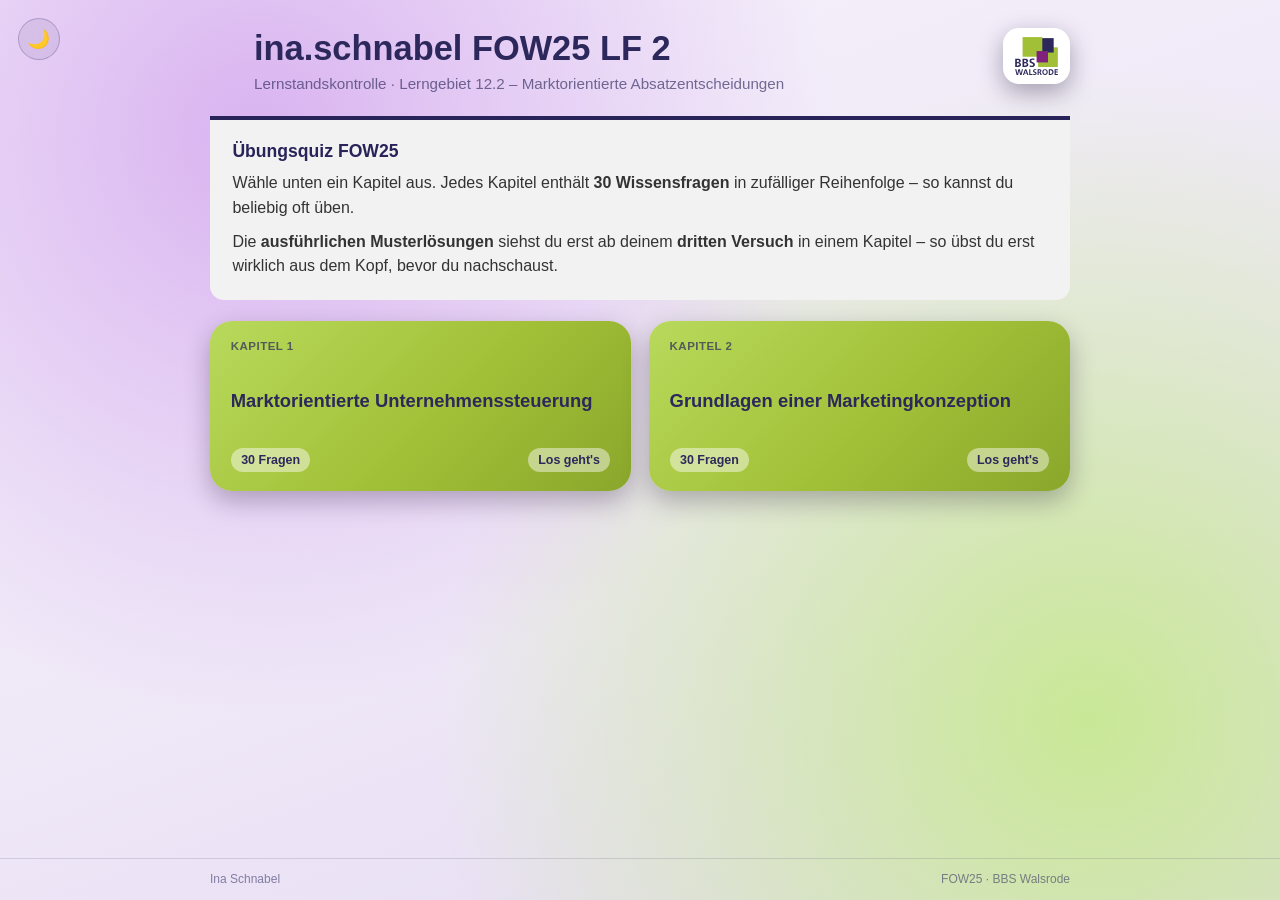
<file: index.html>
<!DOCTYPE html>
<html lang="de">
<head>
<meta charset="UTF-8">
<meta name="viewport" content="width=device-width, initial-scale=1.0">
<title>ina.schnabel FOW25 LF 2 &middot; BBS Walsrode</title>
<meta name="description" content="ina.schnabel FOW25 LF 2: Übungsquiz zu den Kapiteln des Lerngebiets 12.2 – Marktorientierte Absatzentscheidungen.">
<script>
  (function () {
    var saved = localStorage.getItem("fow25-theme");
    var theme = saved || (window.matchMedia("(prefers-color-scheme: light)").matches ? "light" : "dark");
    document.documentElement.setAttribute("data-theme", theme);
  })();
</script>
<link rel="stylesheet" href="style.css">
</head>
<body>
  <button class="theme-toggle" id="themeToggle" type="button" aria-label="Hell-/Dunkelmodus umschalten">🌙</button>

  <header class="page-header">
    <div>
      <h1>ina.schnabel FOW25 LF 2</h1>
      <p class="subtitle">Lernstandskontrolle &middot; Lerngebiet 12.2 – Marktorientierte Absatzentscheidungen</p>
    </div>
    <div class="logo-chip">
      <img src="logo.svg" alt="Logo der BBS Walsrode">
    </div>
  </header>

  <main>
    <div class="card">
      <h2>Übungsquiz FOW25</h2>
      <p>Wähle unten ein Kapitel aus. Jedes Kapitel enthält <strong>30 Wissensfragen</strong> in zufälliger Reihenfolge – so kannst du beliebig oft üben.</p>
      <p>Die <strong>ausführlichen Musterlösungen</strong> siehst du erst ab deinem <strong>dritten Versuch</strong> in einem Kapitel – so übst du erst wirklich aus dem Kopf, bevor du nachschaust.</p>
    </div>

    <div class="chapter-grid" id="chapter-grid">
      <a class="tile" href="kapitel1.html">
        <span class="tile-kicker">Kapitel 1</span>
        <span class="tile-title">Marktorientierte Unternehmenssteuerung</span>
        <span class="tile-foot">
          <span class="tile-pill">30 Fragen</span>
          <span class="tile-pill" id="status-kapitel1">Los geht&apos;s</span>
        </span>
      </a>
      <a class="tile" href="kapitel2.html">
        <span class="tile-kicker">Kapitel 2</span>
        <span class="tile-title">Grundlagen einer Marketingkonzeption</span>
        <span class="tile-foot">
          <span class="tile-pill">30 Fragen</span>
          <span class="tile-pill" id="status-kapitel2">Los geht&apos;s</span>
        </span>
      </a>
    </div>
  </main>

  <footer class="page-footer">
    <div class="inner">
      <span>Ina Schnabel</span>
      <span>FOW25 &middot; BBS Walsrode</span>
    </div>
  </footer>

  <script>
    (function () {
      var toggleBtn = document.getElementById("themeToggle");
      function currentTheme() {
        return document.documentElement.getAttribute("data-theme") || "dark";
      }
      function updateIcon() {
        var isLight = currentTheme() === "light";
        toggleBtn.textContent = isLight ? "🌙" : "☀️";
        toggleBtn.setAttribute("aria-label", isLight ? "Dunkelmodus aktivieren" : "Hellmodus aktivieren");
      }
      toggleBtn.addEventListener("click", function () {
        var next = currentTheme() === "light" ? "dark" : "light";
        document.documentElement.setAttribute("data-theme", next);
        localStorage.setItem("fow25-theme", next);
        updateIcon();
      });
      updateIcon();

      ["kapitel1", "kapitel2"].forEach(function (id) {
        var n = parseInt(localStorage.getItem("fow25-attempts-" + id), 10) || 0;
        var el = document.getElementById("status-" + id);
        if (n > 0) {
          el.textContent = n + (n === 1 ? " Versuch" : " Versuche");
        }
      });
    })();
  </script>
</body>
</html>
</file>
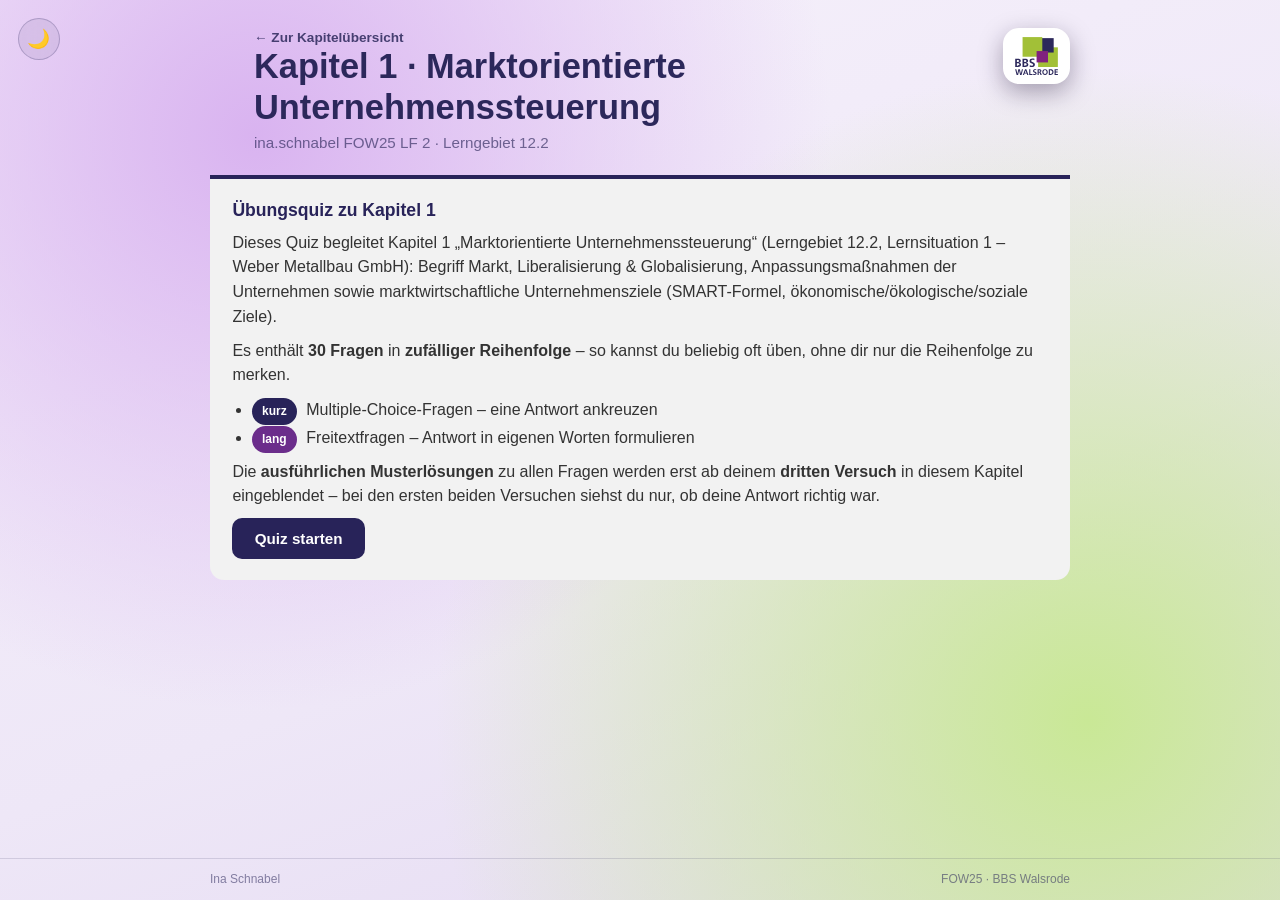
<file: kapitel1.html>
<!DOCTYPE html>
<html lang="de">
<head>
<meta charset="UTF-8">
<meta name="viewport" content="width=device-width, initial-scale=1.0">
<title>Kapitel 1 &middot; ina.schnabel FOW25 LF 2 &middot; BBS Walsrode</title>
<meta name="description" content="Übungsquiz FOW25: Kapitel 1 – Marktorientierte Unternehmenssteuerung">
<script>
  (function () {
    var saved = localStorage.getItem("fow25-theme");
    var theme = saved || (window.matchMedia("(prefers-color-scheme: light)").matches ? "light" : "dark");
    document.documentElement.setAttribute("data-theme", theme);
  })();
  window.CHAPTER_ID = "kapitel1";
</script>
<link rel="stylesheet" href="style.css">
</head>
<body>
  <button class="theme-toggle" id="themeToggle" type="button" aria-label="Hell-/Dunkelmodus umschalten">🌙</button>

  <header class="page-header">
    <div>
      <a class="back-link" href="index.html">&larr; Zur Kapitelübersicht</a>
      <h1>Kapitel 1 &middot; Marktorientierte Unternehmenssteuerung</h1>
      <p class="subtitle">ina.schnabel FOW25 LF 2 &middot; Lerngebiet 12.2</p>
    </div>
    <div class="logo-chip">
      <img src="logo.svg" alt="Logo der BBS Walsrode">
    </div>
  </header>

  <main>
    <!-- INTRO -->
    <div id="intro-view">
      <div class="card">
        <h2>Übungsquiz zu Kapitel 1</h2>
        <p>Dieses Quiz begleitet Kapitel 1 „Marktorientierte Unternehmenssteuerung“ (Lerngebiet 12.2, Lernsituation 1 – Weber Metallbau GmbH): Begriff Markt, Liberalisierung &amp; Globalisierung, Anpassungsmaßnahmen der Unternehmen sowie marktwirtschaftliche Unternehmensziele (SMART-Formel, ökonomische/ökologische/soziale Ziele).</p>
        <p>Es enthält <strong>30 Fragen</strong> in <strong>zufälliger Reihenfolge</strong> – so kannst du beliebig oft üben, ohne dir nur die Reihenfolge zu merken.</p>
        <ul>
          <li><span class="badge kurz" style="display:inline-block;margin-right:0.3rem;">kurz</span> Multiple-Choice-Fragen – eine Antwort ankreuzen</li>
          <li><span class="badge lang" style="display:inline-block;margin-right:0.3rem;">lang</span> Freitextfragen – Antwort in eigenen Worten formulieren</li>
        </ul>
        <p>Die <strong>ausführlichen Musterlösungen</strong> zu allen Fragen werden erst ab deinem <strong>dritten Versuch</strong> in diesem Kapitel eingeblendet – bei den ersten beiden Versuchen siehst du nur, ob deine Antwort richtig war.</p>
        <div class="btn-row">
          <button class="btn btn-primary" id="start-btn" type="button">Quiz starten</button>
        </div>
      </div>
    </div>

    <!-- QUIZ -->
    <div id="quiz-view" class="hidden">
      <div class="progress-wrap">
        <span id="progress-label">0 von 30 beantwortet</span>
        <div class="progress-track"><div class="progress-fill" id="progress-fill"></div></div>
      </div>
      <div id="questions-wrap"></div>
      <div class="card accent-green">
        <p>Wenn du alle Fragen bearbeitet hast, kannst du das Quiz auswerten. Nicht beantwortete Fragen zählen als falsch bzw. offen.</p>
        <div class="btn-row">
          <button class="btn btn-primary" id="submit-btn" type="button">Quiz auswerten</button>
        </div>
      </div>
    </div>

    <!-- RESULT -->
    <div id="result-view" class="hidden">
      <div class="card accent-green" id="score-card"></div>
      <div id="review-wrap"></div>
      <div class="card">
        <p>Du kannst das Quiz beliebig oft wiederholen – die Fragen und Antwortoptionen werden dabei jedes Mal neu gemischt.</p>
        <div class="btn-row">
          <button class="btn btn-primary" id="retry-btn" type="button">Nochmal üben</button>
          <button class="btn btn-secondary" id="retry-btn-2" type="button">Zurück zur Startseite</button>
        </div>
      </div>
    </div>
  </main>

  <footer class="page-footer">
    <div class="inner">
      <span>Ina Schnabel</span>
      <span>FOW25 &middot; BBS Walsrode</span>
    </div>
  </footer>

  <script src="questions1.js"></script>
  <script src="app.js"></script>
</body>
</html>
</file>
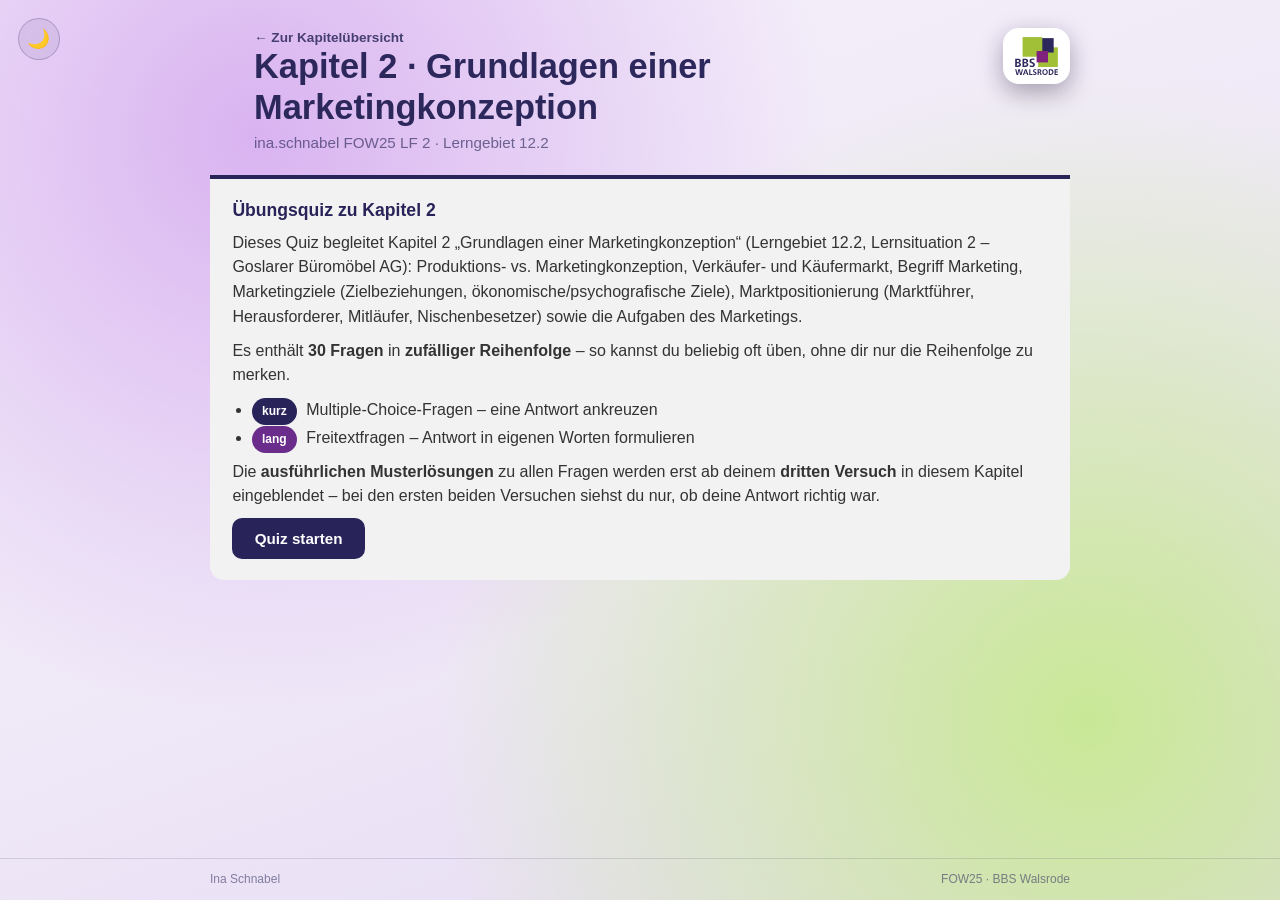
<file: kapitel2.html>
<!DOCTYPE html>
<html lang="de">
<head>
<meta charset="UTF-8">
<meta name="viewport" content="width=device-width, initial-scale=1.0">
<title>Kapitel 2 &middot; ina.schnabel FOW25 LF 2 &middot; BBS Walsrode</title>
<meta name="description" content="Übungsquiz FOW25: Kapitel 2 – Grundlagen einer Marketingkonzeption">
<script>
  (function () {
    var saved = localStorage.getItem("fow25-theme");
    var theme = saved || (window.matchMedia("(prefers-color-scheme: light)").matches ? "light" : "dark");
    document.documentElement.setAttribute("data-theme", theme);
  })();
  window.CHAPTER_ID = "kapitel2";
</script>
<link rel="stylesheet" href="style.css">
</head>
<body>
  <button class="theme-toggle" id="themeToggle" type="button" aria-label="Hell-/Dunkelmodus umschalten">🌙</button>

  <header class="page-header">
    <div>
      <a class="back-link" href="index.html">&larr; Zur Kapitelübersicht</a>
      <h1>Kapitel 2 &middot; Grundlagen einer Marketingkonzeption</h1>
      <p class="subtitle">ina.schnabel FOW25 LF 2 &middot; Lerngebiet 12.2</p>
    </div>
    <div class="logo-chip">
      <img src="logo.svg" alt="Logo der BBS Walsrode">
    </div>
  </header>

  <main>
    <!-- INTRO -->
    <div id="intro-view">
      <div class="card">
        <h2>Übungsquiz zu Kapitel 2</h2>
        <p>Dieses Quiz begleitet Kapitel 2 „Grundlagen einer Marketingkonzeption“ (Lerngebiet 12.2, Lernsituation 2 – Goslarer Büromöbel AG): Produktions- vs. Marketingkonzeption, Verkäufer- und Käufermarkt, Begriff Marketing, Marketingziele (Zielbeziehungen, ökonomische/psychografische Ziele), Marktpositionierung (Marktführer, Herausforderer, Mitläufer, Nischenbesetzer) sowie die Aufgaben des Marketings.</p>
        <p>Es enthält <strong>30 Fragen</strong> in <strong>zufälliger Reihenfolge</strong> – so kannst du beliebig oft üben, ohne dir nur die Reihenfolge zu merken.</p>
        <ul>
          <li><span class="badge kurz" style="display:inline-block;margin-right:0.3rem;">kurz</span> Multiple-Choice-Fragen – eine Antwort ankreuzen</li>
          <li><span class="badge lang" style="display:inline-block;margin-right:0.3rem;">lang</span> Freitextfragen – Antwort in eigenen Worten formulieren</li>
        </ul>
        <p>Die <strong>ausführlichen Musterlösungen</strong> zu allen Fragen werden erst ab deinem <strong>dritten Versuch</strong> in diesem Kapitel eingeblendet – bei den ersten beiden Versuchen siehst du nur, ob deine Antwort richtig war.</p>
        <div class="btn-row">
          <button class="btn btn-primary" id="start-btn" type="button">Quiz starten</button>
        </div>
      </div>
    </div>

    <!-- QUIZ -->
    <div id="quiz-view" class="hidden">
      <div class="progress-wrap">
        <span id="progress-label">0 von 30 beantwortet</span>
        <div class="progress-track"><div class="progress-fill" id="progress-fill"></div></div>
      </div>
      <div id="questions-wrap"></div>
      <div class="card accent-green">
        <p>Wenn du alle Fragen bearbeitet hast, kannst du das Quiz auswerten. Nicht beantwortete Fragen zählen als falsch bzw. offen.</p>
        <div class="btn-row">
          <button class="btn btn-primary" id="submit-btn" type="button">Quiz auswerten</button>
        </div>
      </div>
    </div>

    <!-- RESULT -->
    <div id="result-view" class="hidden">
      <div class="card accent-green" id="score-card"></div>
      <div id="review-wrap"></div>
      <div class="card">
        <p>Du kannst das Quiz beliebig oft wiederholen – die Fragen und Antwortoptionen werden dabei jedes Mal neu gemischt.</p>
        <div class="btn-row">
          <button class="btn btn-primary" id="retry-btn" type="button">Nochmal üben</button>
          <button class="btn btn-secondary" id="retry-btn-2" type="button">Zurück zur Startseite</button>
        </div>
      </div>
    </div>
  </main>

  <footer class="page-footer">
    <div class="inner">
      <span>Ina Schnabel</span>
      <span>FOW25 &middot; BBS Walsrode</span>
    </div>
  </footer>

  <script src="questions2.js"></script>
  <script src="app.js"></script>
</body>
</html>
</file>
<file: style.css>
:root {
  --bg-1: #8a3fb3;
  --bg-2: #463d8f;
  --bg-3-from: #3a1d5c;
  --bg-3-mid: #1c1440;
  --bg-3-to: #120c2e;
  --page-heading: #ffffff;
  --page-subtitle: rgba(255, 255, 255, 0.65);
  --page-link: #ffffff;
  --page-muted: rgba(255, 255, 255, 0.75);
  --page-footer: rgba(255, 255, 255, 0.6);
  --page-footer-border: rgba(255, 255, 255, 0.15);
  --toggle-bg: rgba(255, 255, 255, 0.12);
  --toggle-border: rgba(255, 255, 255, 0.3);
  --toggle-color: #ffffff;

  --brand-blue: #282359;
  --brand-green: #a2c037;
  --brand-purple: #6b2d8b;
  --brand-graybox: #f2f2f2;
  --brand-darktext: #333333;
  --brand-footertext: #555555;
  --card-bg: var(--brand-graybox);

  --font-heading: "Calibri Light", Calibri, Carlito, "Segoe UI", sans-serif;
  --font-body: Calibri, Carlito, "Segoe UI", sans-serif;
}

html[data-theme="light"] {
  --bg-1: #d9b3f0;
  --bg-2: #c9e896;
  --bg-3-from: #f6f1fb;
  --bg-3-mid: #eee7f7;
  --bg-3-to: #e4daf2;
  --page-heading: #2c285b;
  --page-subtitle: rgba(44, 40, 91, 0.65);
  --page-link: #2c285b;
  --page-muted: rgba(44, 40, 91, 0.7);
  --page-footer: rgba(44, 40, 91, 0.55);
  --page-footer-border: rgba(44, 40, 91, 0.15);
  --toggle-bg: rgba(44, 40, 91, 0.08);
  --toggle-border: rgba(44, 40, 91, 0.25);
  --toggle-color: #2c285b;
}

* { margin: 0; padding: 0; box-sizing: border-box; }

html, body { min-height: 100%; }

body {
  font-family: var(--font-body);
  color: var(--brand-darktext);
  min-height: 100vh;
  display: flex;
  flex-direction: column;
  background:
    radial-gradient(circle at 20% 15%, var(--bg-1) 0%, transparent 45%),
    radial-gradient(circle at 85% 80%, var(--bg-2) 0%, transparent 50%),
    linear-gradient(160deg, var(--bg-3-from) 0%, var(--bg-3-mid) 60%, var(--bg-3-to) 100%);
  background-attachment: fixed;
  transition: background 0.3s ease;
}

h1, h2, h3 { font-family: var(--font-heading); }

.theme-toggle {
  position: fixed;
  top: 1.1rem;
  left: 1.1rem;
  z-index: 30;
  width: 42px;
  height: 42px;
  border-radius: 50%;
  border: 1px solid var(--toggle-border);
  background: var(--toggle-bg);
  backdrop-filter: blur(8px);
  color: var(--toggle-color);
  font-size: 1.15rem;
  display: flex;
  align-items: center;
  justify-content: center;
  cursor: pointer;
  transition: transform 0.2s ease, background 0.3s ease;
}
.theme-toggle:hover { transform: scale(1.08); }

header.page-header {
  max-width: 900px;
  width: 100%;
  margin: 0 auto;
  padding: 1.75rem 1.25rem 1rem 4rem;
  display: flex;
  align-items: flex-start;
  justify-content: space-between;
  gap: 1.5rem;
}

.page-header h1 {
  font-size: clamp(1.5rem, 4.5vw, 2.15rem);
  font-weight: 700;
  color: var(--page-heading);
  line-height: 1.2;
}

.page-header .subtitle {
  margin-top: 0.35rem;
  font-size: 0.95rem;
  color: var(--page-subtitle);
}

.logo-chip {
  flex-shrink: 0;
  background: #ffffff;
  border-radius: 16px;
  padding: 0.55rem 0.75rem;
  box-shadow: 0 8px 24px rgba(20, 8, 40, 0.35);
}
.logo-chip img { display: block; height: 38px; width: auto; }

main {
  flex: 1;
  width: 100%;
  max-width: 900px;
  margin: 0 auto;
  padding: 0.5rem 1.25rem 3rem;
  display: flex;
  flex-direction: column;
  gap: 1.1rem;
}

.card {
  background: var(--card-bg);
  border-top: 4px solid var(--brand-blue);
  border-radius: 0 0 14px 14px;
  padding: 1.3rem 1.4rem;
  color: var(--brand-darktext);
}
.card.accent-green { border-top-color: var(--brand-green); }
.card.accent-purple { border-top-color: var(--brand-purple); }

.card h2 {
  font-size: 1.1rem;
  font-weight: 700;
  margin-bottom: 0.6rem;
  color: var(--brand-blue);
}

.card p { line-height: 1.55; margin-bottom: 0.55rem; }
.card p:last-child { margin-bottom: 0; }

.card ul { margin: 0.4rem 0 0.4rem 1.2rem; line-height: 1.6; }

.badge-row { display: flex; flex-wrap: wrap; gap: 0.5rem; margin-top: 0.8rem; }
.badge {
  font-size: 0.75rem;
  font-weight: 700;
  padding: 0.25rem 0.65rem;
  border-radius: 999px;
  color: #ffffff;
}
.badge.kurz { background: var(--brand-blue); }
.badge.lang { background: var(--brand-purple); }

.btn {
  display: inline-flex;
  align-items: center;
  gap: 0.4rem;
  border: none;
  cursor: pointer;
  font-family: var(--font-body);
  font-weight: 700;
  font-size: 0.95rem;
  border-radius: 10px;
  padding: 0.75rem 1.4rem;
  transition: opacity 0.15s ease, transform 0.15s ease;
}
.btn:hover { opacity: 0.9; transform: translateY(-1px); }
.btn:active { transform: translateY(0); }
.btn-primary { background: var(--brand-blue); color: #ffffff; }
.btn-secondary { background: var(--brand-green); color: #1c1440; }
.btn-row { display: flex; flex-wrap: wrap; gap: 0.75rem; margin-top: 0.3rem; }

.progress-wrap {
  position: sticky;
  top: 0.6rem;
  z-index: 15;
  background: rgba(24, 16, 48, 0.55);
  backdrop-filter: blur(10px);
  border-radius: 12px;
  padding: 0.6rem 0.9rem;
  color: #fff;
  font-size: 0.85rem;
  display: flex;
  align-items: center;
  gap: 0.75rem;
}
html[data-theme="light"] .progress-wrap {
  background: rgba(255, 255, 255, 0.7);
  color: var(--brand-blue);
  box-shadow: 0 4px 14px rgba(44,40,91,0.12);
}
.progress-track {
  flex: 1;
  height: 8px;
  border-radius: 999px;
  background: rgba(255, 255, 255, 0.2);
  overflow: hidden;
}
html[data-theme="light"] .progress-track { background: rgba(44,40,91,0.12); }
.progress-fill {
  height: 100%;
  width: 0%;
  background: var(--brand-green);
  border-radius: 999px;
  transition: width 0.2s ease;
}

fieldset { border: none; }
.q-index { color: var(--brand-footertext); font-weight: 700; }
.q-points {
  font-size: 0.75rem;
  font-weight: 400;
  color: var(--brand-footertext);
}
legend.q-legend {
  font-weight: 600;
  margin-bottom: 0.65rem;
  line-height: 1.45;
  display: flex;
  flex-wrap: wrap;
  align-items: baseline;
  gap: 0.5rem;
}

.options { display: flex; flex-direction: column; gap: 0.5rem; }
.option-label {
  display: flex;
  align-items: flex-start;
  gap: 0.6rem;
  cursor: pointer;
  padding: 0.5rem 0.65rem;
  border-radius: 8px;
  border: 1px solid rgba(0,0,0,0.08);
  background: #ffffff;
  transition: border-color 0.15s ease, background 0.15s ease;
}
.option-label:hover { border-color: var(--brand-blue); }
.option-label input { margin-top: 0.2rem; accent-color: var(--brand-blue); }
.option-label.picked { border-color: var(--brand-blue); background: #eef0fb; }

textarea.freitext-input {
  width: 100%;
  min-height: 6rem;
  border-radius: 8px;
  border: 1px solid rgba(40,35,89,0.25);
  padding: 0.65rem 0.75rem;
  font-family: var(--font-body);
  font-size: 0.95rem;
  resize: vertical;
  background: #ffffff;
  color: var(--brand-darktext);
}
textarea.freitext-input:focus { outline: 2px solid var(--brand-blue); outline-offset: 1px; }

.topic-tag {
  font-size: 0.7rem;
  font-weight: 700;
  text-transform: uppercase;
  letter-spacing: 0.03em;
  color: var(--brand-purple);
  margin-bottom: 0.3rem;
  display: block;
}

.score-hero {
  display: flex;
  align-items: baseline;
  gap: 0.6rem;
  flex-wrap: wrap;
}
.score-hero .score-num {
  font-size: 2.2rem;
  font-weight: 700;
  color: var(--brand-blue);
  font-family: var(--font-heading);
}
.score-hero .score-max { color: var(--brand-footertext); font-size: 1.1rem; }

.review-item { margin-bottom: 0.4rem; }
.review-item .status {
  display: inline-block;
  font-size: 0.75rem;
  font-weight: 700;
  padding: 0.15rem 0.55rem;
  border-radius: 999px;
  margin-left: 0.4rem;
}
.status.ok { background: #dff2d0; color: #3d6b12; }
.status.partial { background: #fff0c8; color: #8a6100; }
.status.no { background: #fbdcdc; color: #93211b; }

.review-your-answer {
  background: #fff;
  border-radius: 8px;
  padding: 0.55rem 0.7rem;
  margin: 0.45rem 0;
  font-size: 0.92rem;
  border-left: 3px solid var(--brand-footertext);
}
.review-solution {
  background: #eef3e4;
  border-radius: 8px;
  padding: 0.65rem 0.75rem;
  margin-top: 0.45rem;
  font-size: 0.92rem;
  line-height: 1.55;
  border-left: 3px solid var(--brand-green);
  white-space: pre-line;
}
.review-solution strong { color: var(--brand-blue); }

.review-solution.review-locked {
  background: #f2f2f2;
  border-left-color: var(--brand-footertext);
  color: var(--brand-footertext);
  font-style: italic;
  white-space: normal;
}

.hidden { display: none !important; }

/* ---------- Startseite: Kapitel-Kacheln ---------- */
.back-link {
  display: inline-flex;
  align-items: center;
  gap: 0.3rem;
  font-size: 0.85rem;
  font-weight: 700;
  color: var(--page-link);
  text-decoration: none;
  opacity: 0.85;
}
.back-link:hover { opacity: 1; text-decoration: underline; }

.chapter-grid {
  display: grid;
  grid-template-columns: repeat(auto-fit, minmax(220px, 1fr));
  gap: 1.1rem;
  margin-top: 0.2rem;
}

.tile {
  position: relative;
  display: flex;
  flex-direction: column;
  justify-content: space-between;
  gap: 0.9rem;
  min-height: 170px;
  padding: 1.2rem 1.3rem;
  border-radius: 22px;
  background: linear-gradient(135deg, #b8d95c 0%, #a2c037 55%, #8aa72c 100%);
  color: #2c285b;
  text-decoration: none;
  box-shadow: 0 10px 26px rgba(20, 8, 40, 0.28);
  transition: transform 0.2s ease, box-shadow 0.2s ease;
}
.tile:hover, .tile:focus-visible {
  transform: translateY(-3px);
  box-shadow: 0 14px 32px rgba(20, 8, 40, 0.32);
  outline: none;
}
.tile-kicker {
  font-size: 0.72rem;
  font-weight: 700;
  text-transform: uppercase;
  letter-spacing: 0.04em;
  opacity: 0.7;
}
.tile-title {
  font-family: var(--font-heading);
  font-size: 1.15rem;
  font-weight: 700;
  line-height: 1.25;
}
.tile-foot {
  display: flex;
  align-items: center;
  justify-content: space-between;
  font-size: 0.78rem;
  gap: 0.5rem;
}
.tile-pill {
  background: rgba(255, 255, 255, 0.45);
  border-radius: 999px;
  padding: 0.3rem 0.65rem;
  font-weight: 700;
  white-space: nowrap;
}

footer.page-footer {
  margin-top: auto;
  border-top: 1px solid var(--page-footer-border);
}
footer.page-footer .inner {
  max-width: 900px;
  margin: 0 auto;
  padding: 0.85rem 1.25rem;
  display: flex;
  justify-content: space-between;
  align-items: center;
  font-size: 0.75rem;
  color: var(--page-footer);
}

@media (max-width: 480px) {
  header.page-header { align-items: center; }
  .logo-chip img { height: 30px; }
  .score-hero .score-num { font-size: 1.8rem; }
}
</file>
